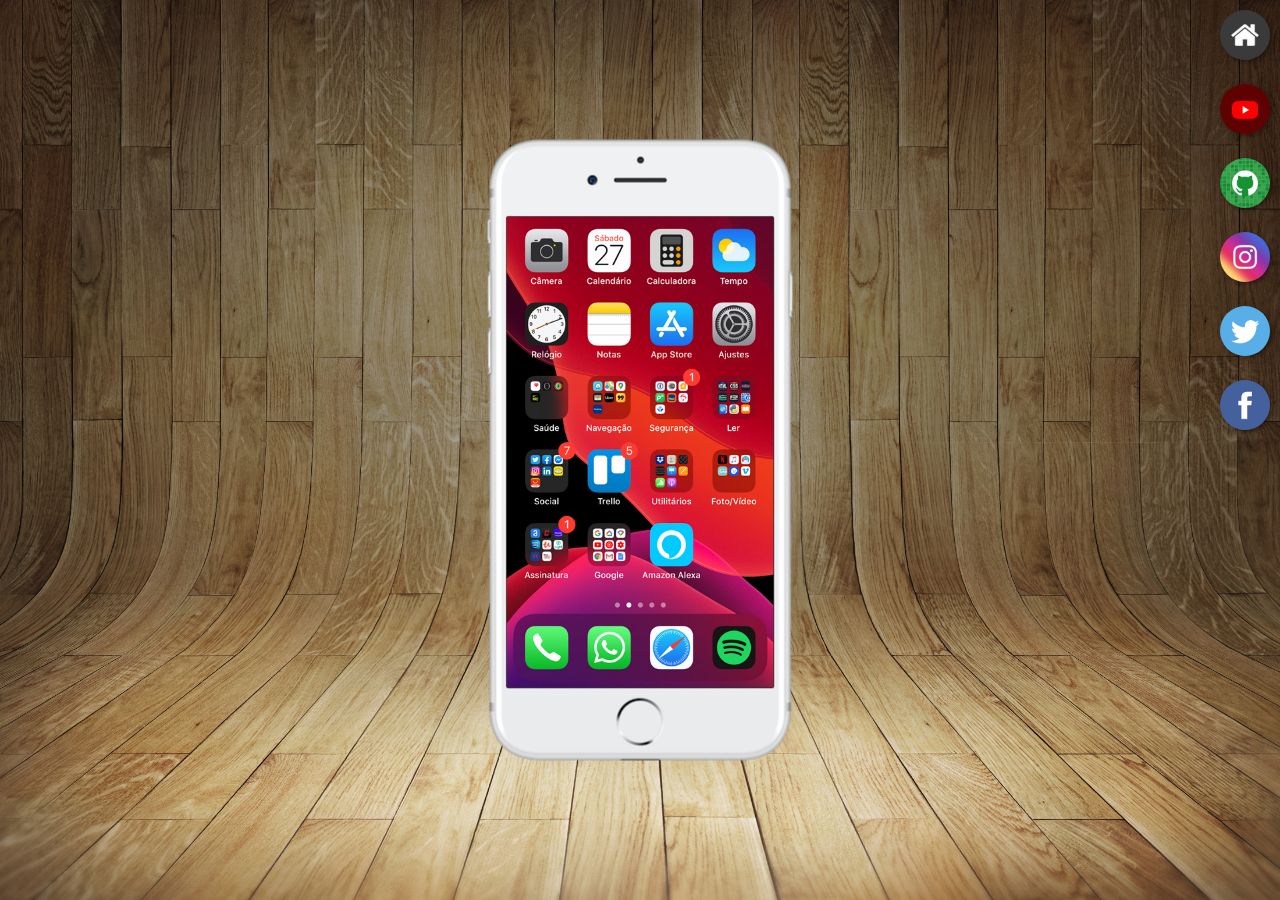
<file: index.html>
<!DOCTYPE html>
<html lang="pt-br">
<head>
    <meta charset="UTF-8">
    <meta name="viewport" content="width=device-width, initial-scale=1.0">
    <link rel="shortcut icon" href="favicon.ico" type="image/x-icon">
    <title>Projeto redes sociais</title>
    <link rel="stylesheet" href="estilos/style.css">
</head>
<body>
    <main>
        <section id="telefone">
            <iframe src="home.html" name="tela"  id="tela" frameborder="0">
                Seu navegador não é compatível com isso.
            </iframe>
        </section>
        <section id="redes-sociais">
            <a href="home.html" target="tela"><img src="imagens/logo-home.jpg" alt="Home"></a><br>
            <a href="youtube.html" target="tela"><img src="imagens/logo-youtube.jpg" alt="Youtube"></a><br>
            <a href="github.html" target="tela"><img src="imagens/logo-github.jpg" alt="GitHub"></a><br>
            <a href="instagram.html" target="tela"><img src="imagens/logo-instagram.jpg" alt="Instagram"></a><br>
            <a href="#" target="tela"><img src="imagens/logo-twitter.jpg" alt="Twitter"></a><br>
            <a href="#" target="tela"><img src="imagens/logo-facebook.jpg" alt="Facebook"></a><br>
        </section>
    </main>
</body>
</html>
</file>
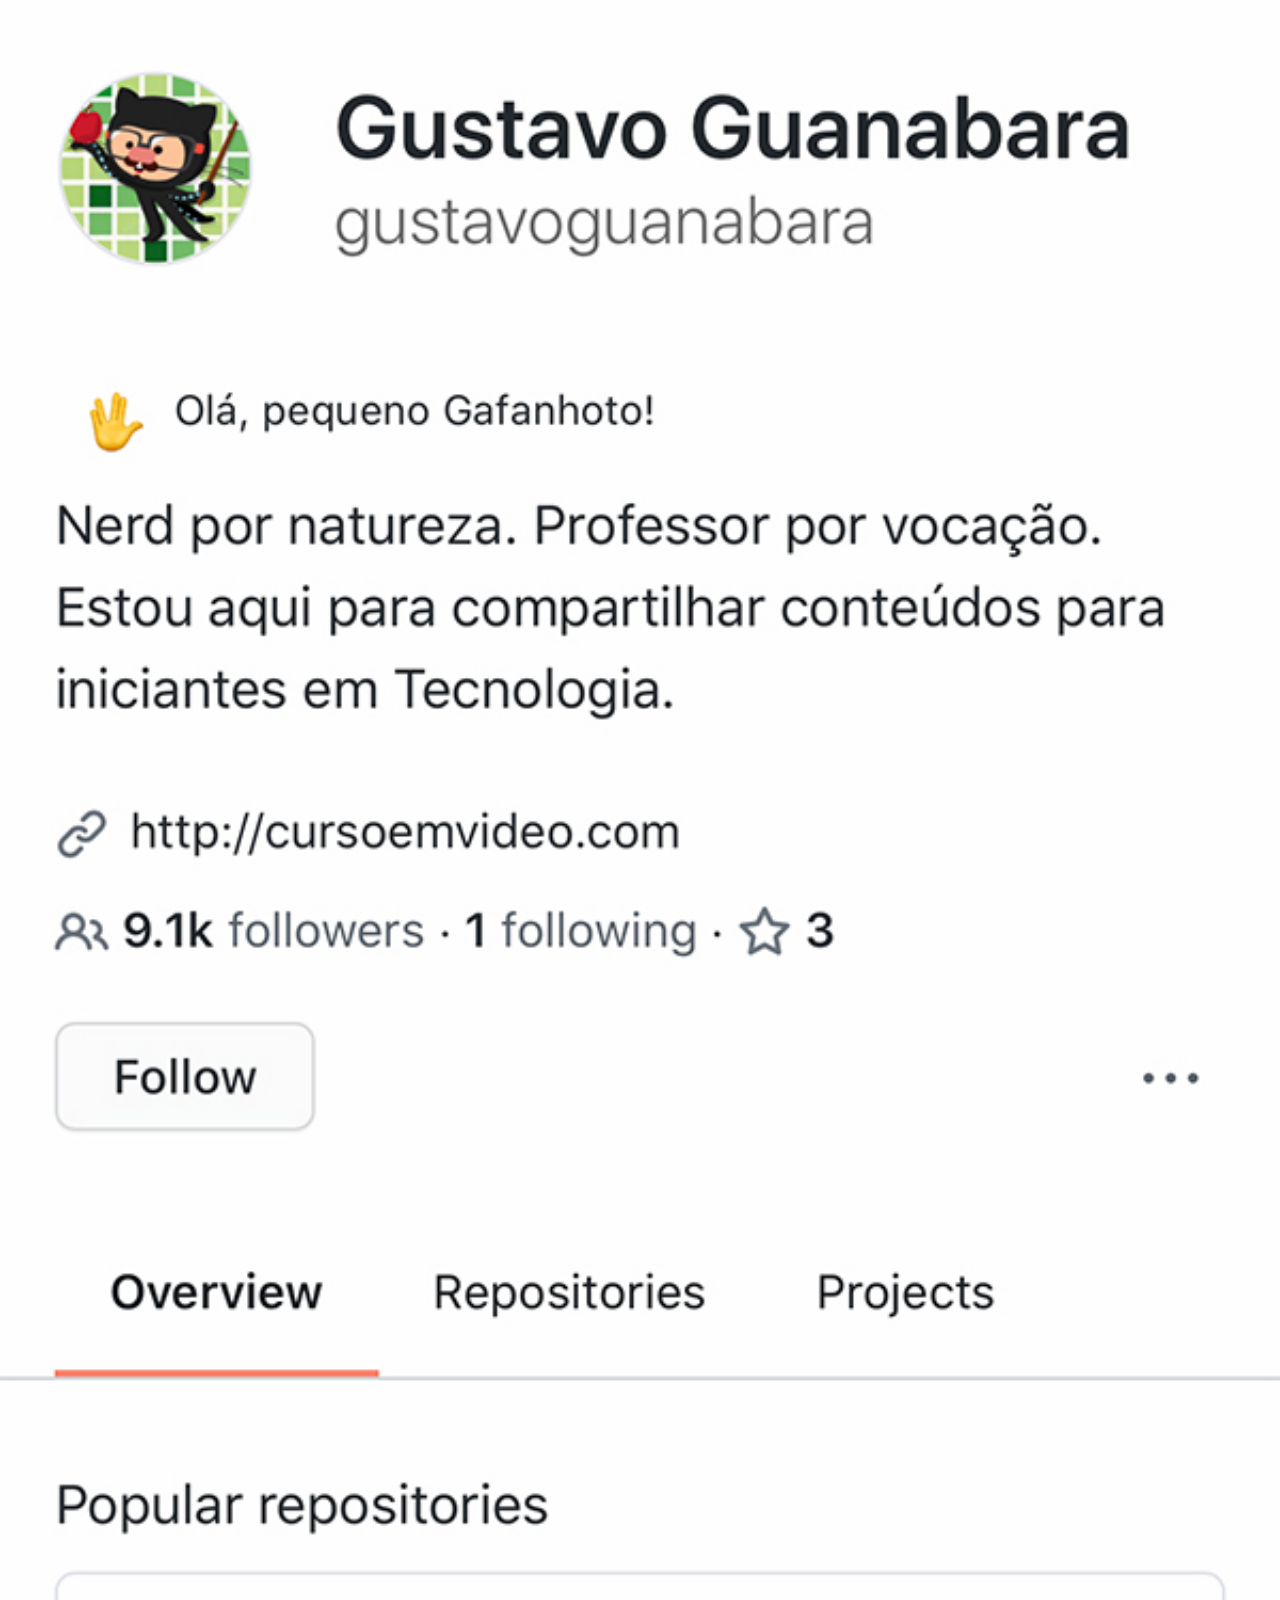
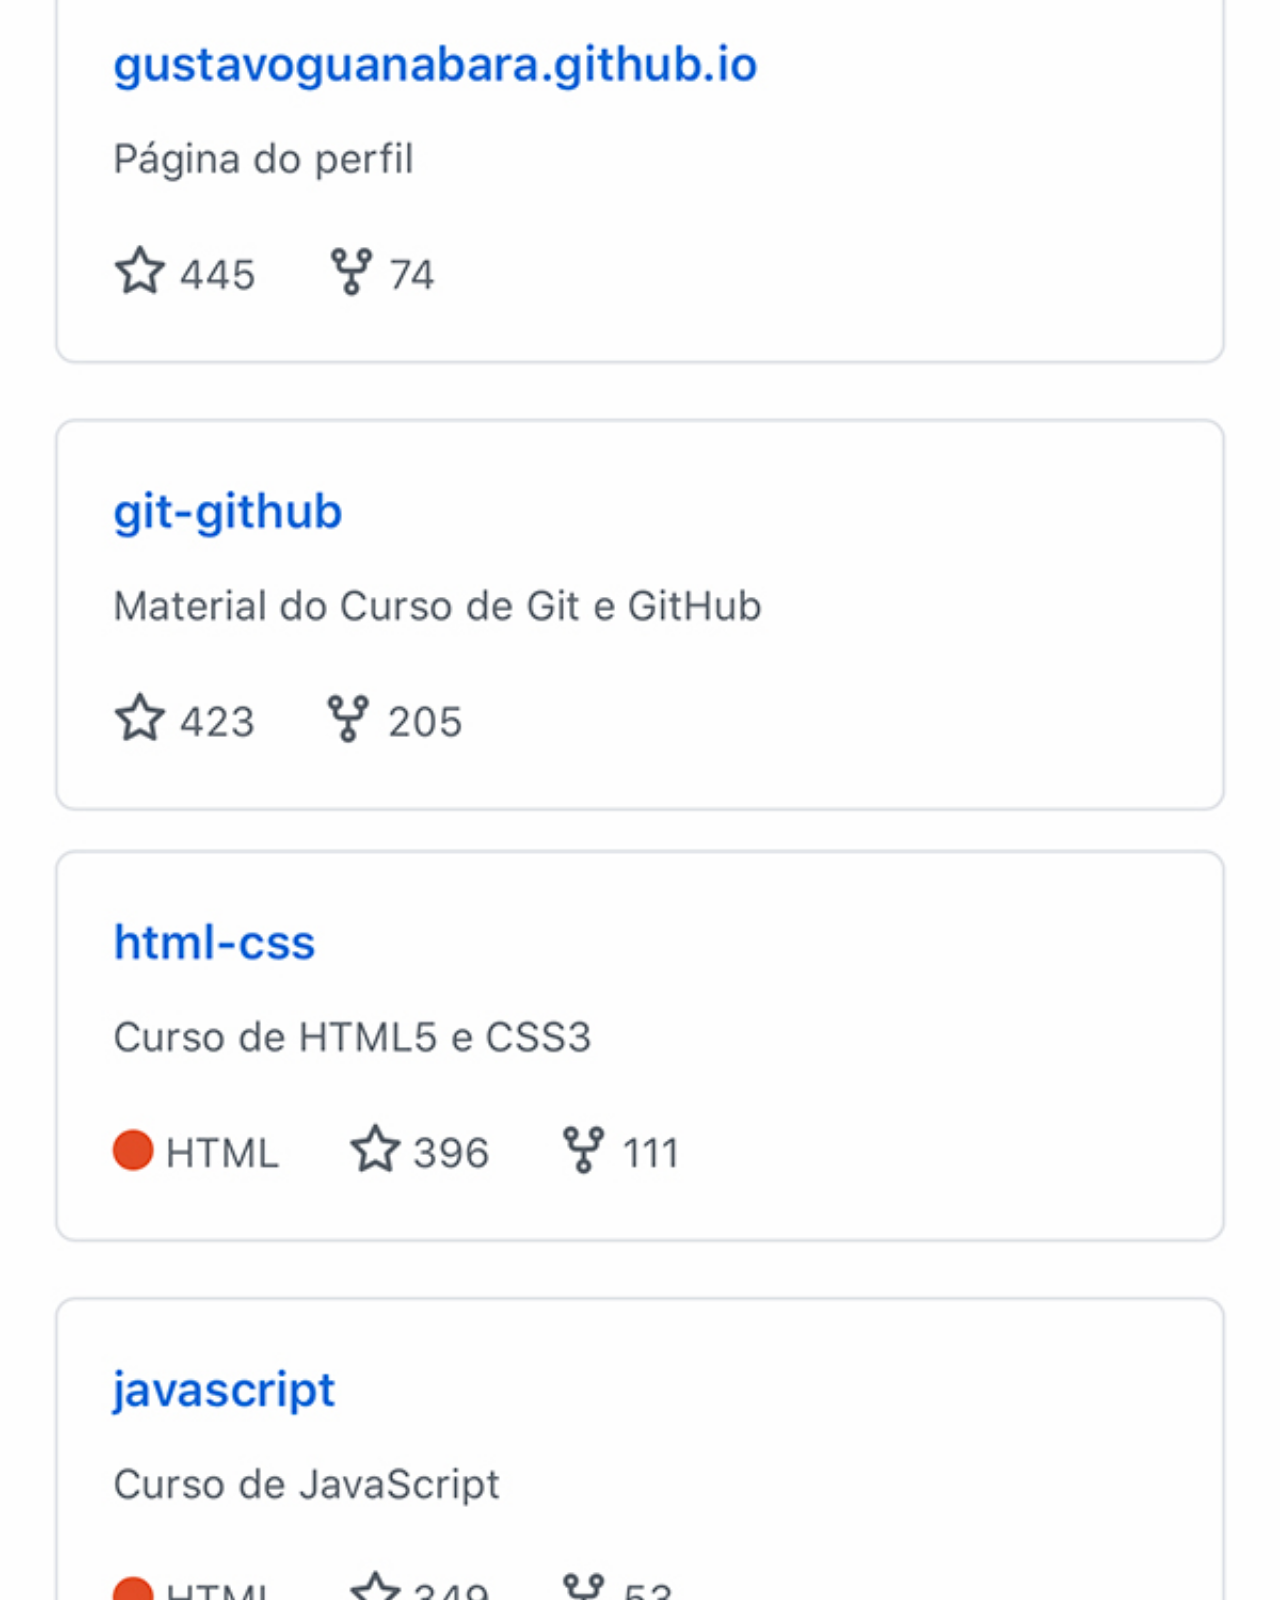
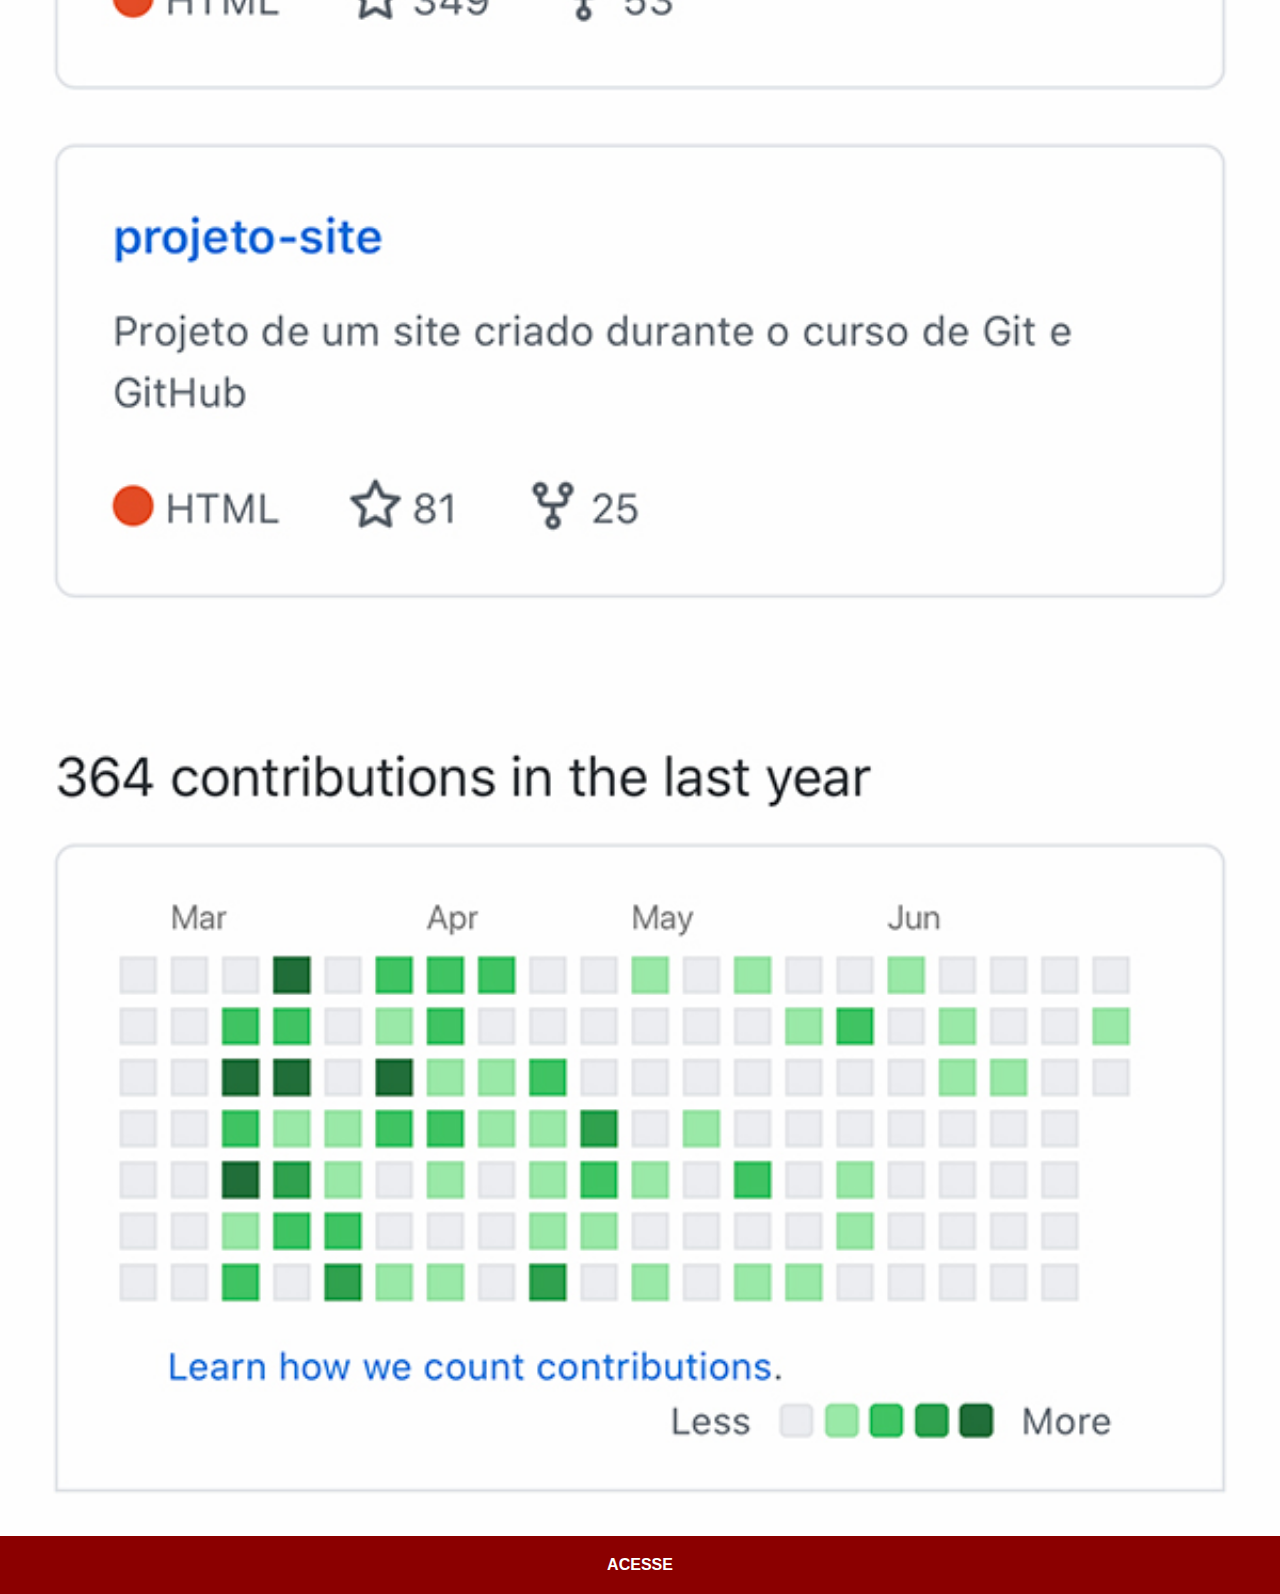
<file: github.html>
<!DOCTYPE html>
<html lang="en">
<head>
    <meta charset="UTF-8">
    <meta name="viewport" content="width=device-width, initial-scale=1.0">
    <title>GitHub</title>
    <link rel="stylesheet" href="estilos/social.css">
</head>
<body>
    <img src="imagens/tela-github.jpg" alt="GitHub">
    <a href="https://github.com/gustavoguanabara/" target="_blank">ACESSE</a>
</body>
</html>
</file>
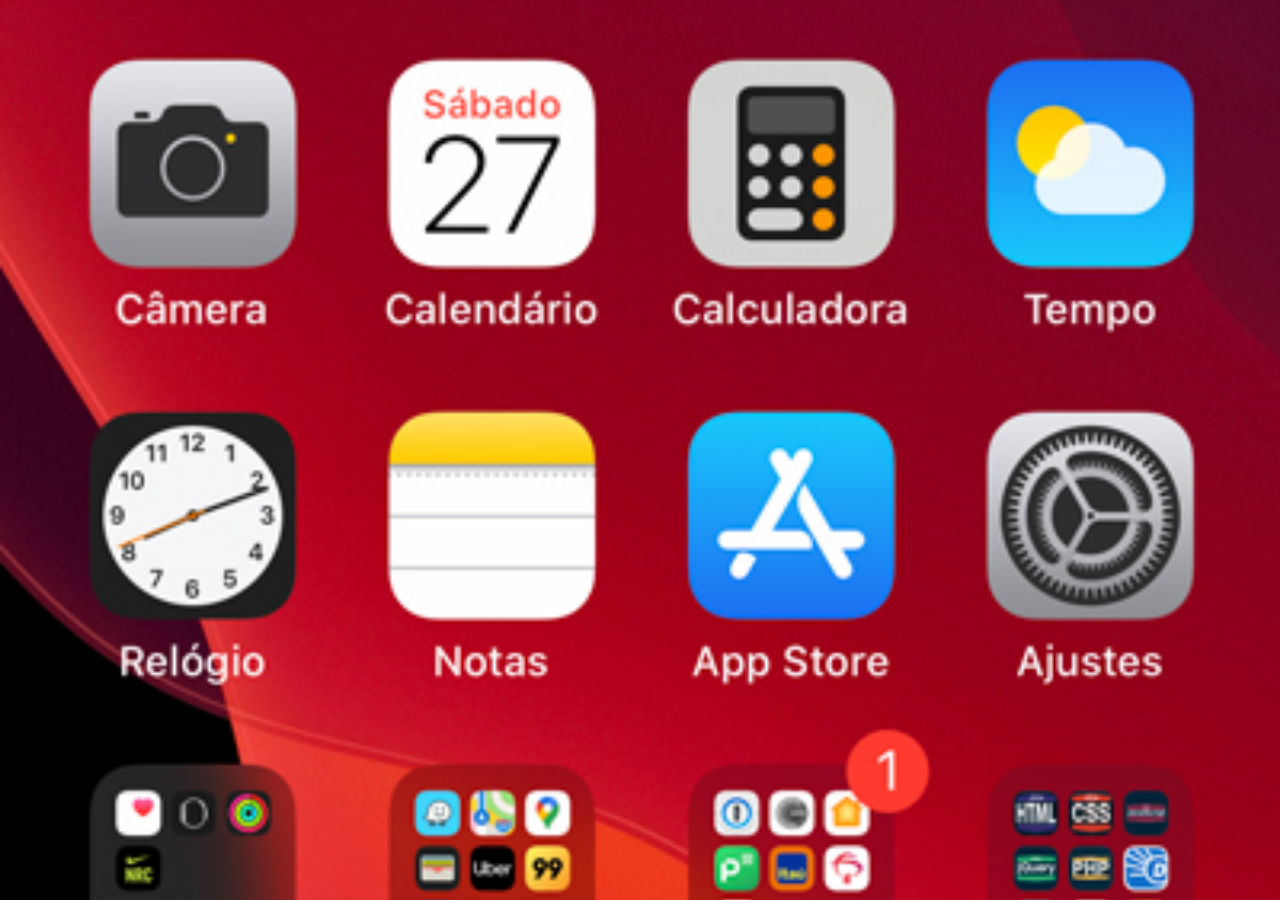
<file: home.html>
<!DOCTYPE html>
<html lang="pt-br">
<head>
    <meta charset="UTF-8">
    <meta name="viewport" content="width=device-width, initial-scale=1.0">
    <title>Home</title>
</head>
    <style>
        * {
            margin: 0px;
            padding: 0px;
        }

        body {
            width: 100vw;
            height: 100vh;
            background: black url('imagens/tela-home.jpg') no-repeat top center;
            background-size: cover;
        }   
    </style>
<body>
    
</body>
</html>
</file>
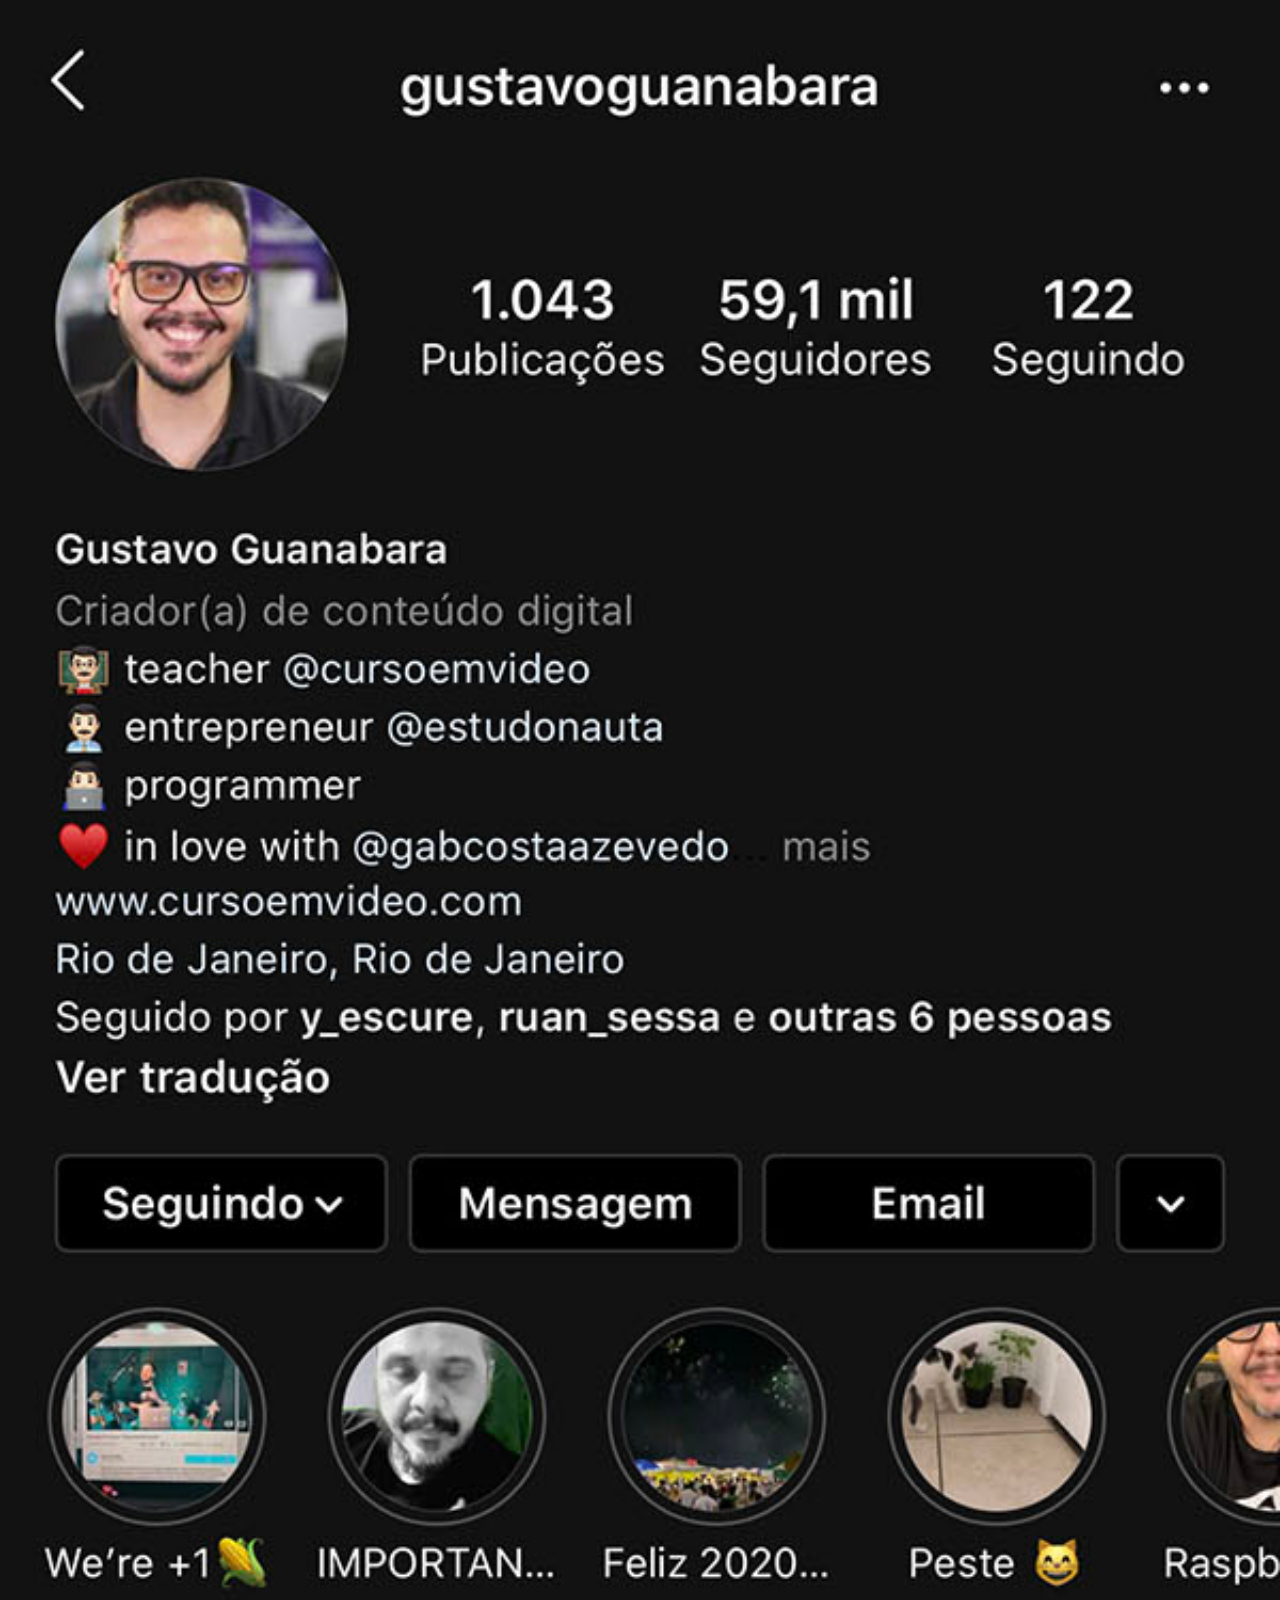
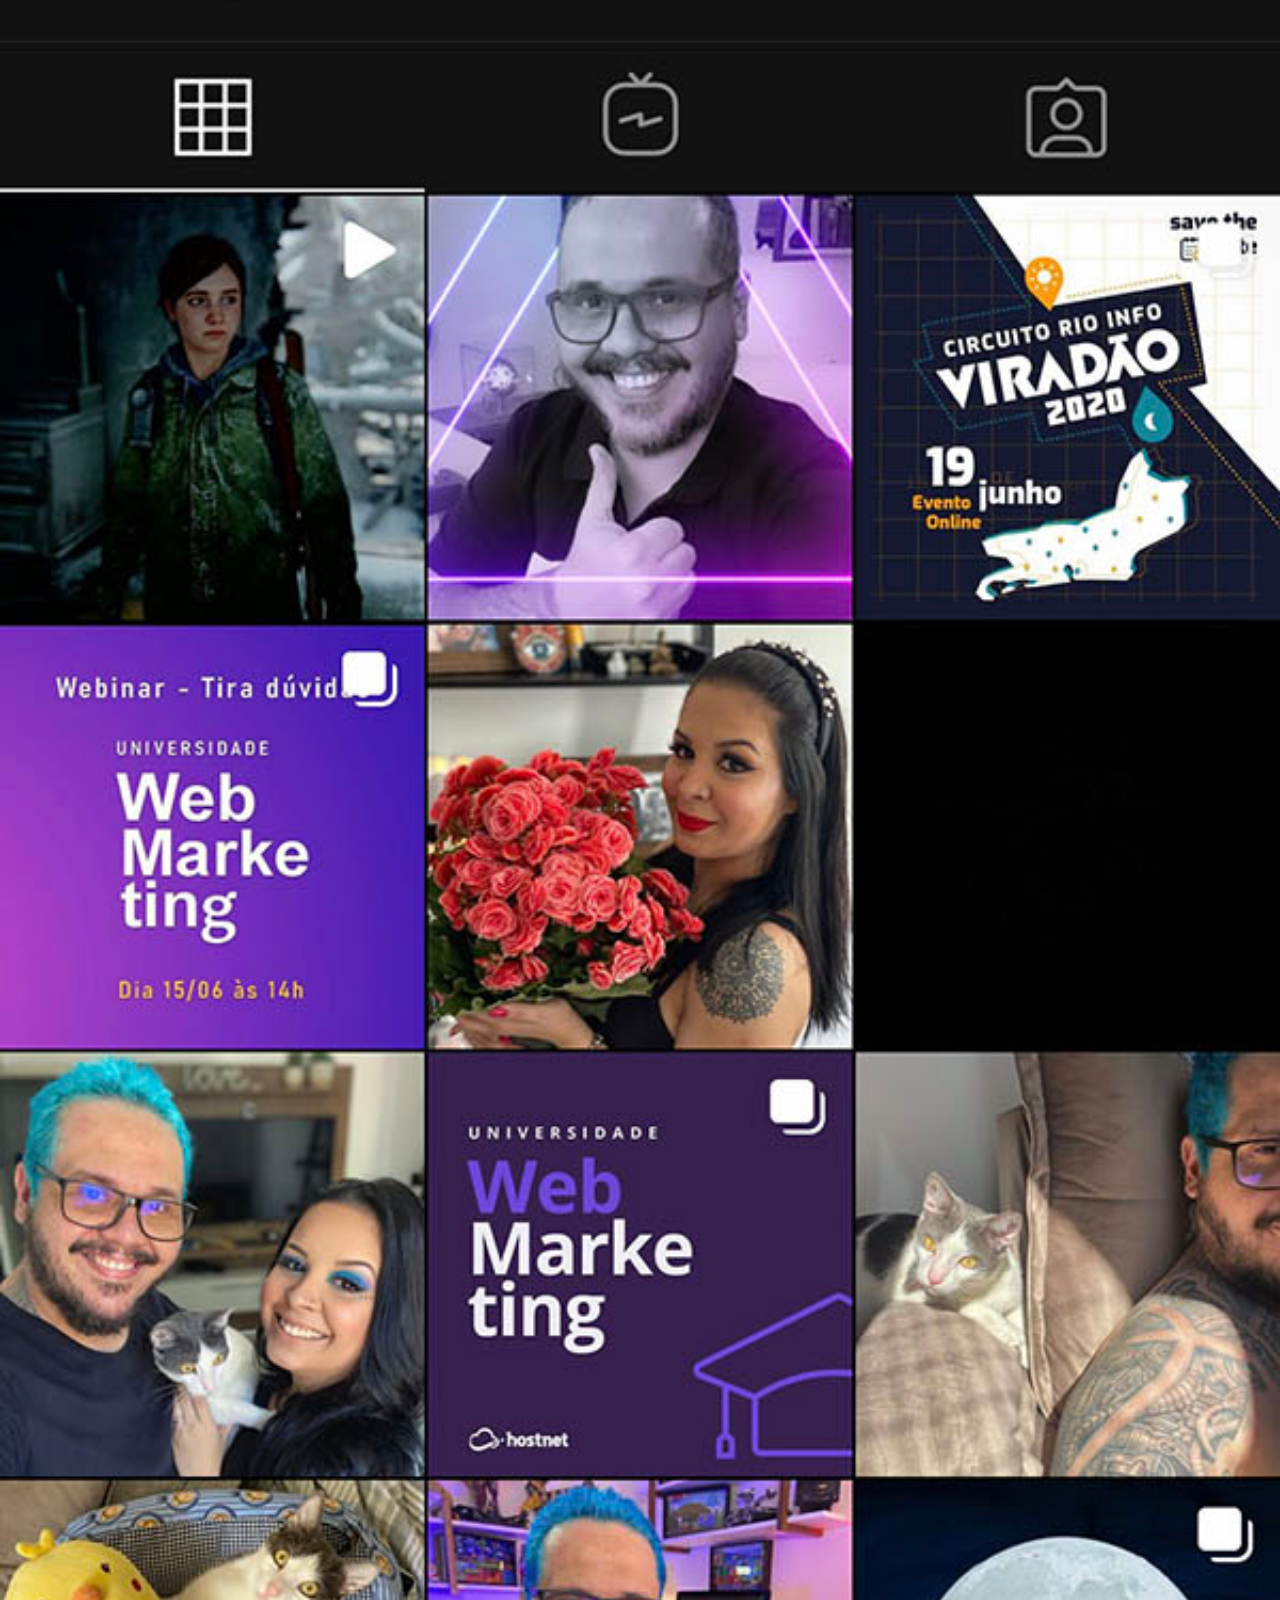
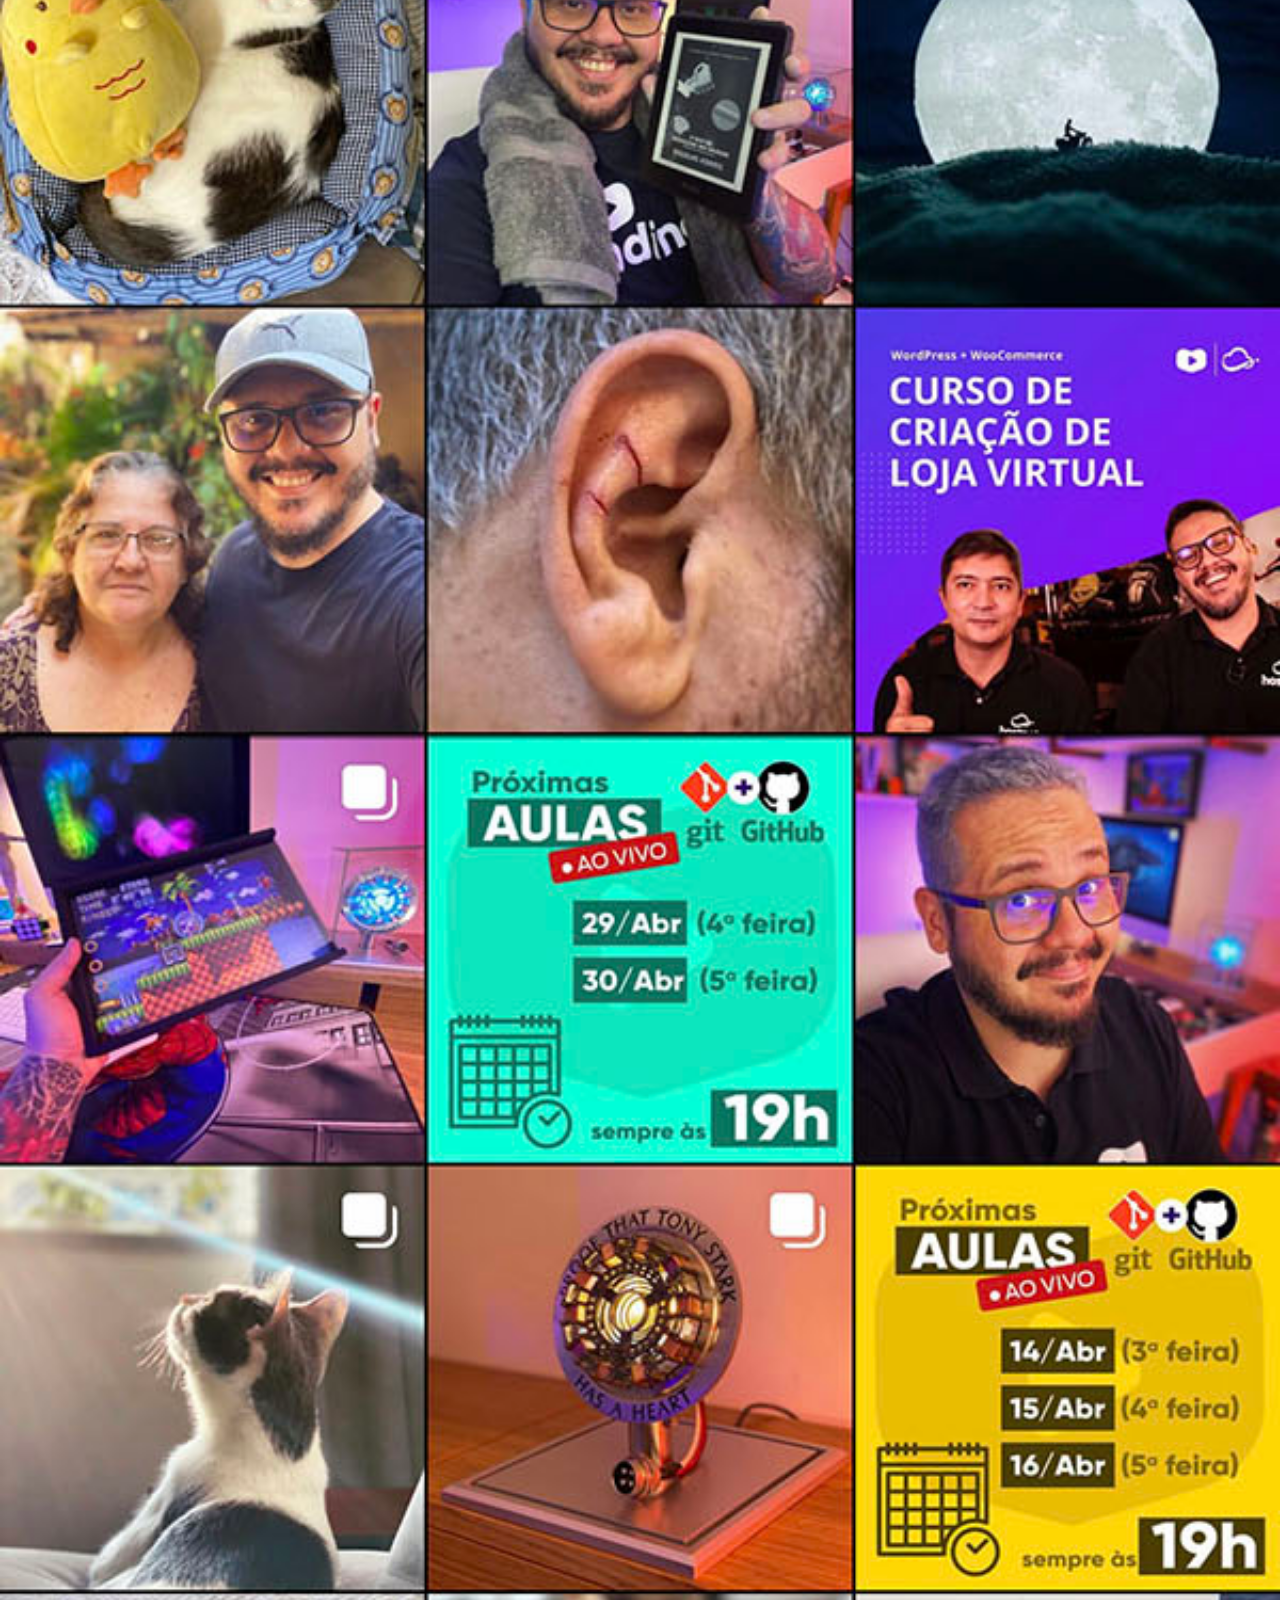
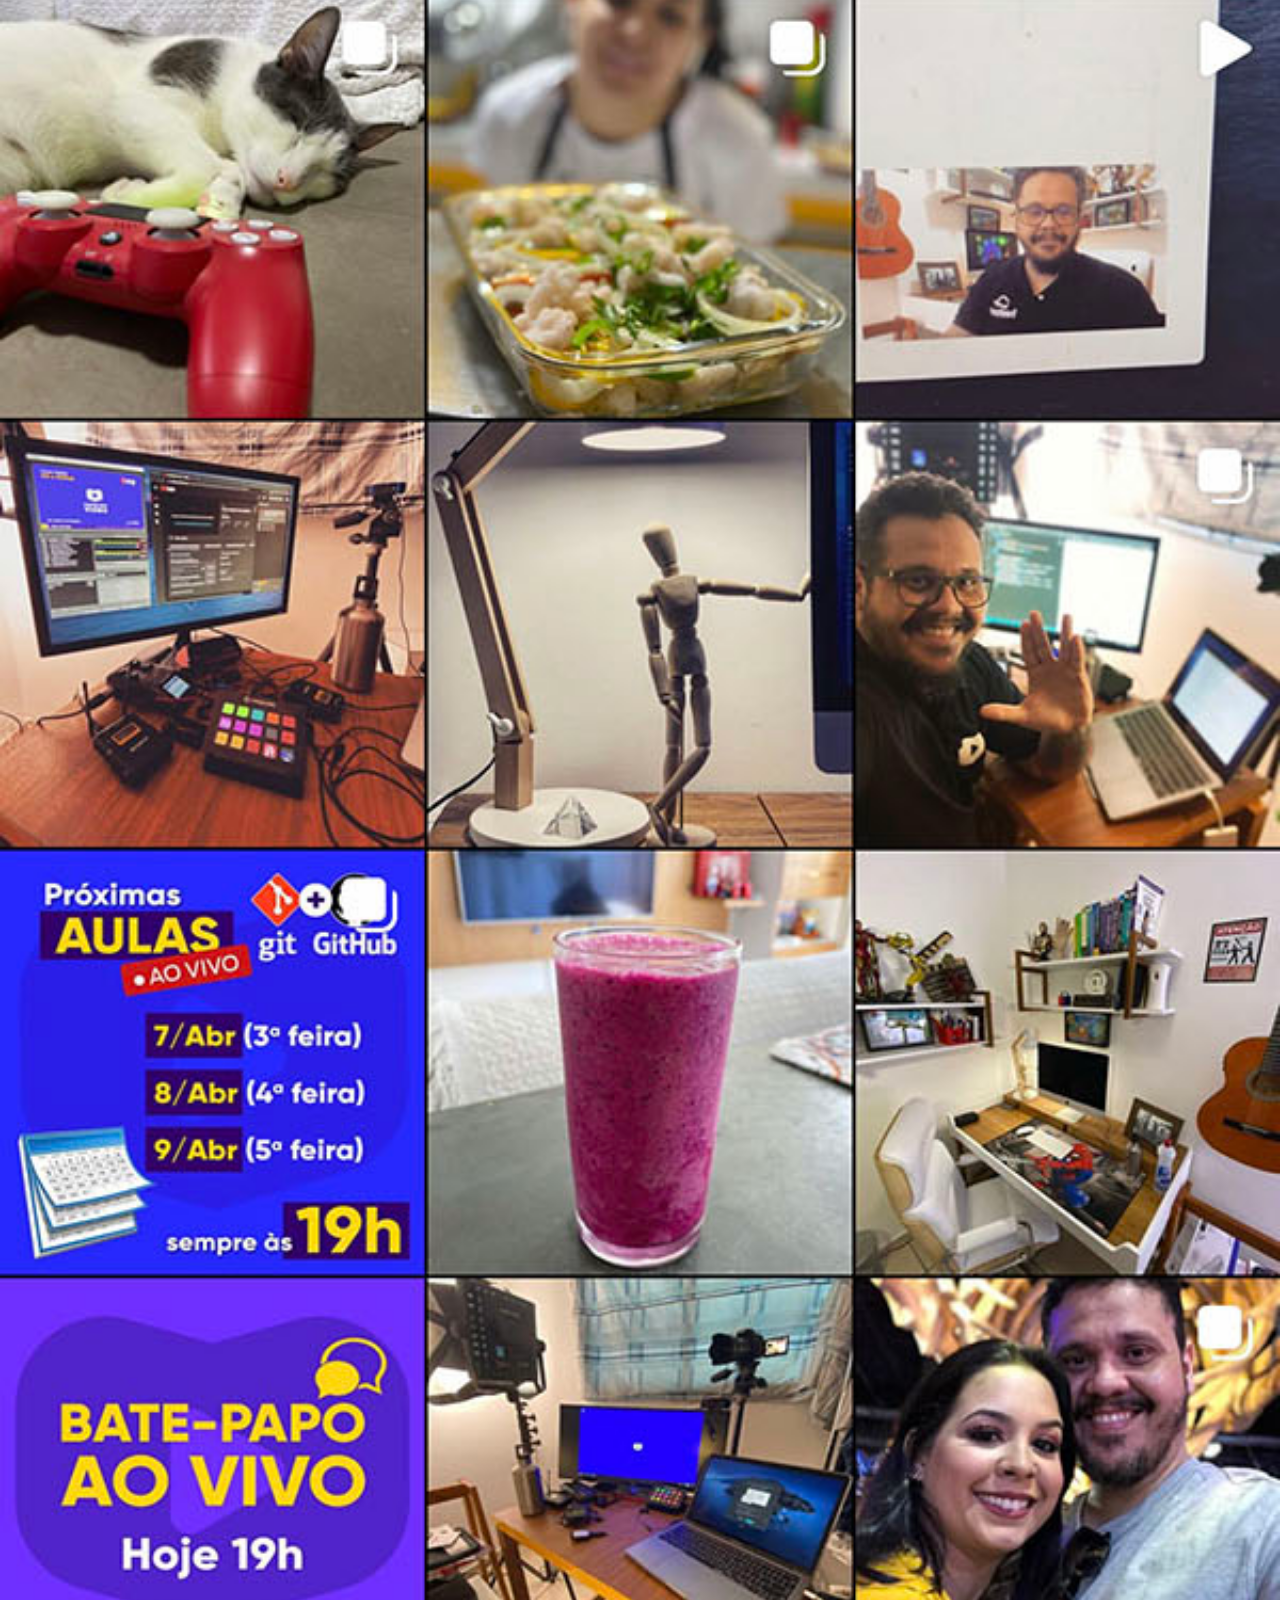
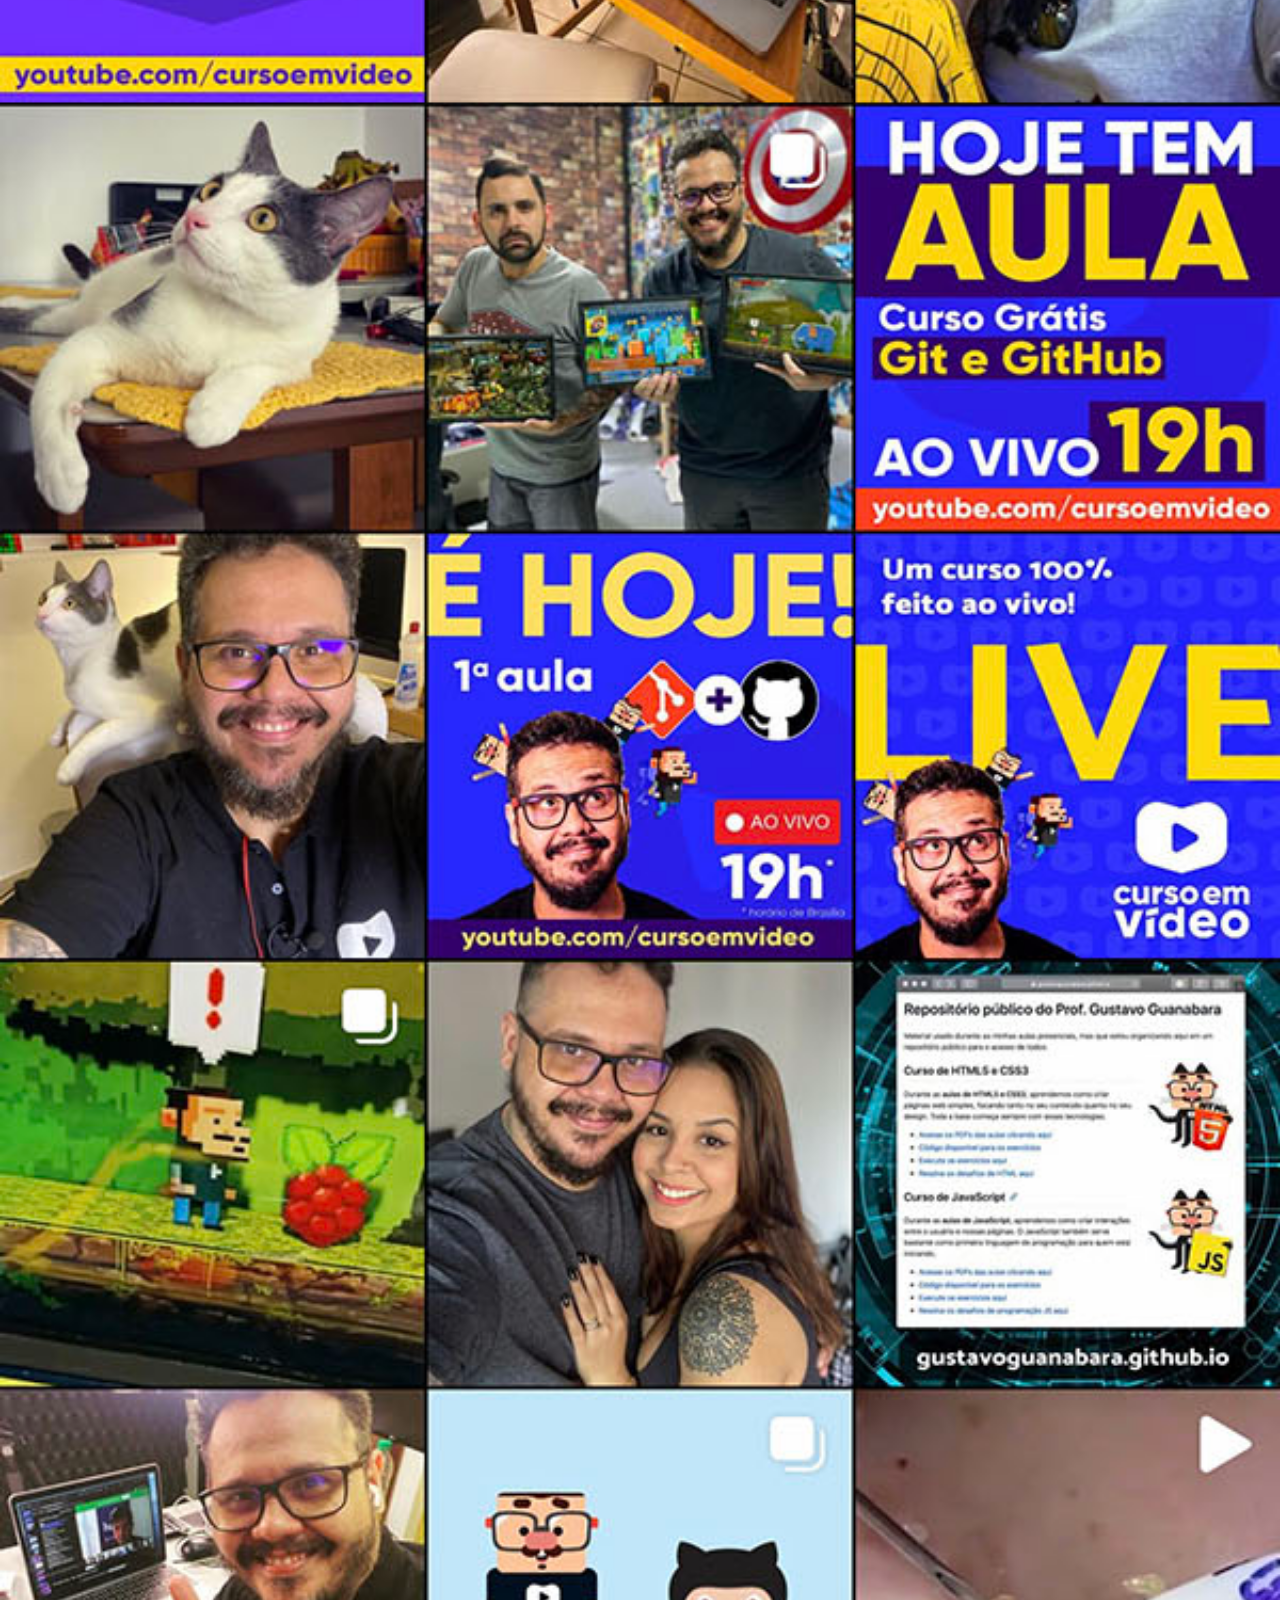
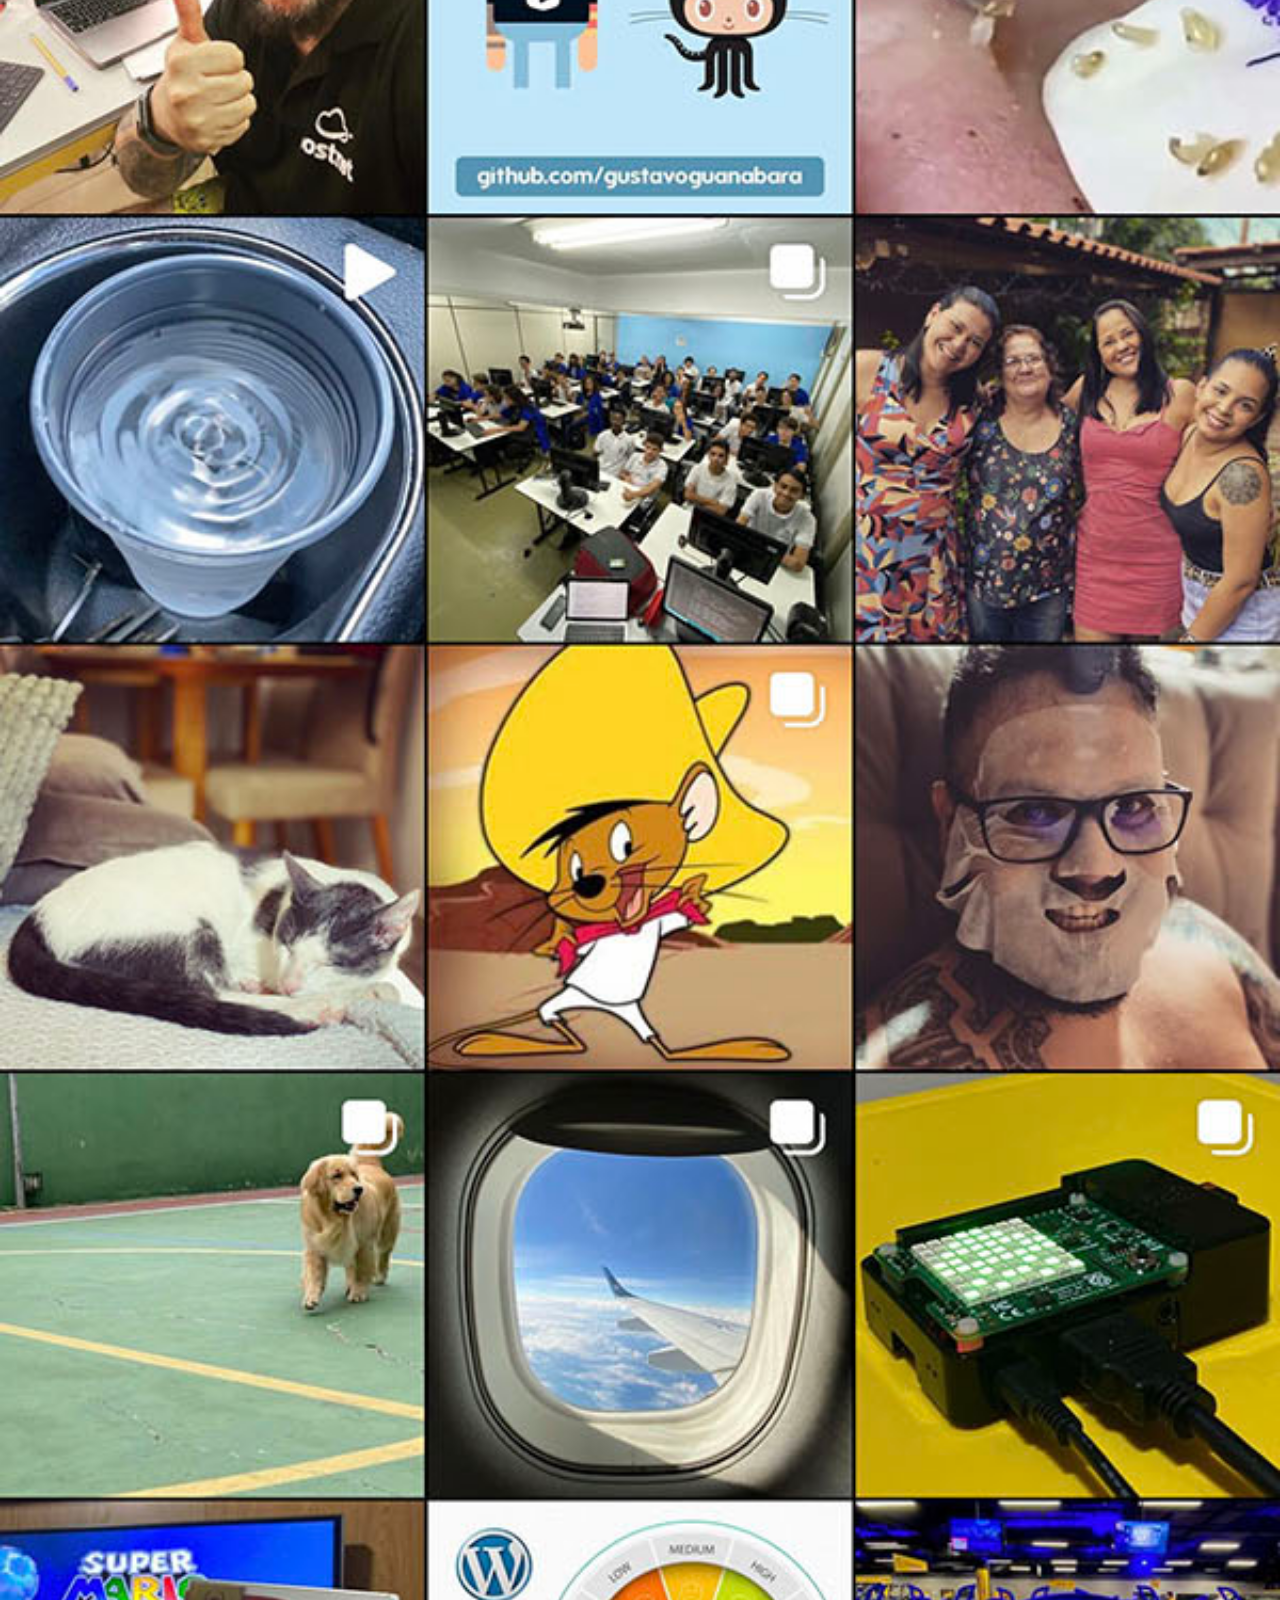
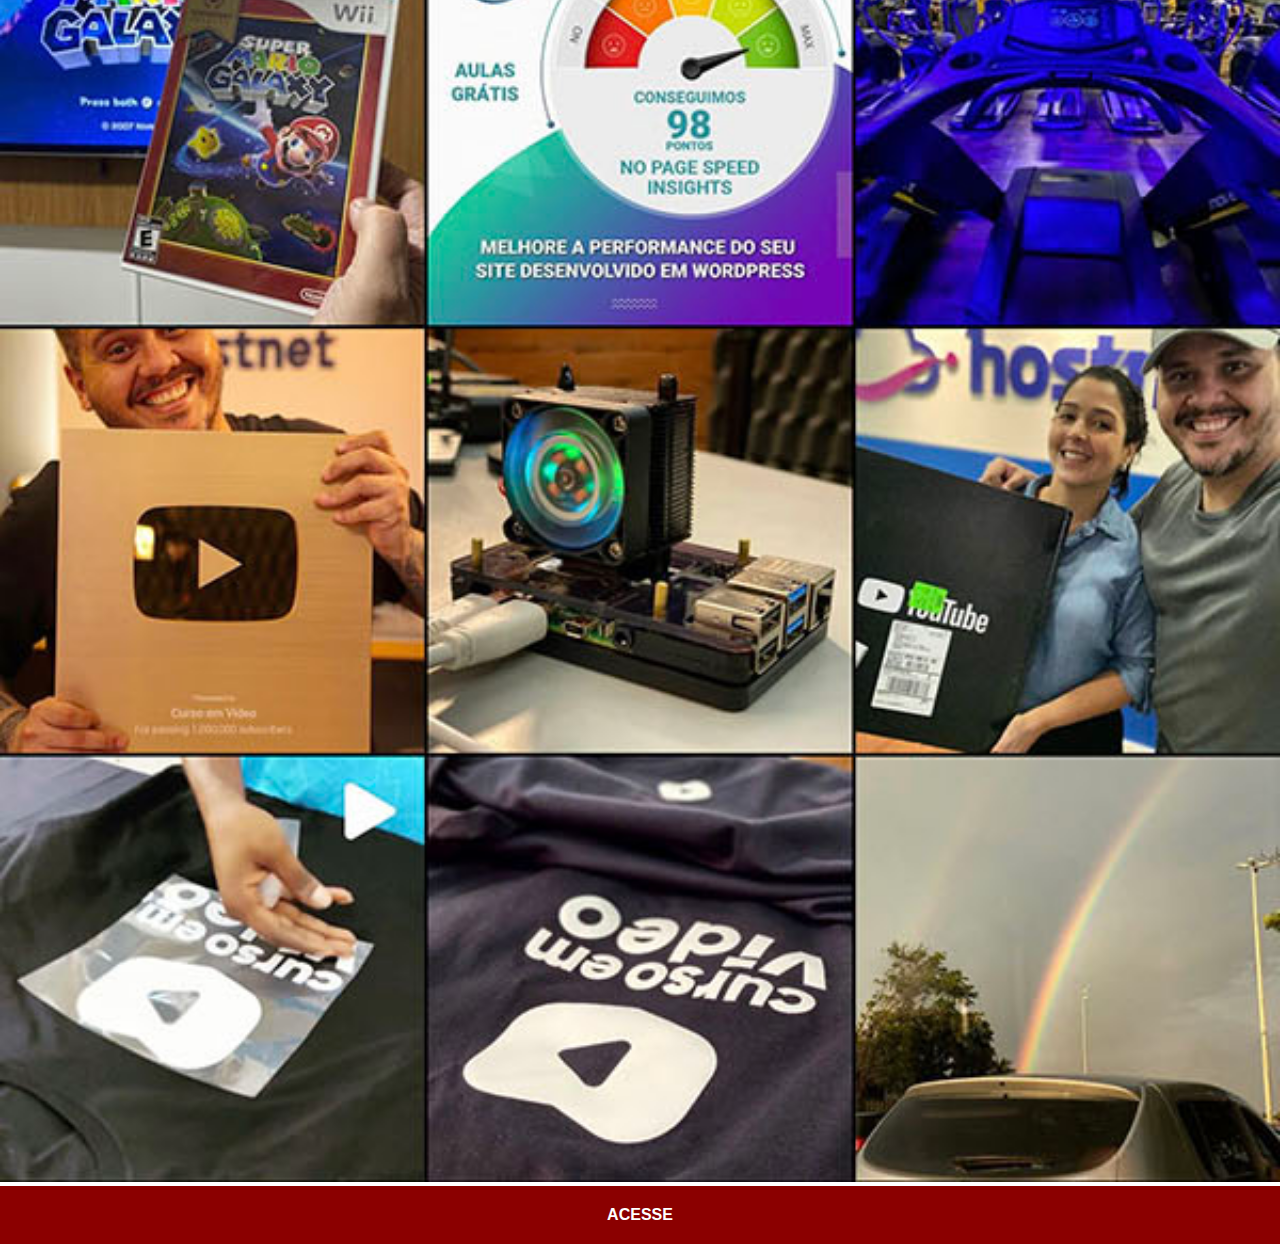
<file: instagram.html>
<!DOCTYPE html>
<html lang="pt-br">
<head>
    <meta charset="UTF-8">
    <meta name="viewport" content="width=device-width, initial-scale=1.0">
    <title>Instagram</title>
    <link rel="stylesheet" href="estilos/social.css">
</head>
<body>
    <img src="imagens/tela-instagram.jpg" alt="Instagram">
    <a href="https://www.instagram.com/gustavoguanabara/" target="_blank">ACESSE</a>
</body>
</html>
</file>
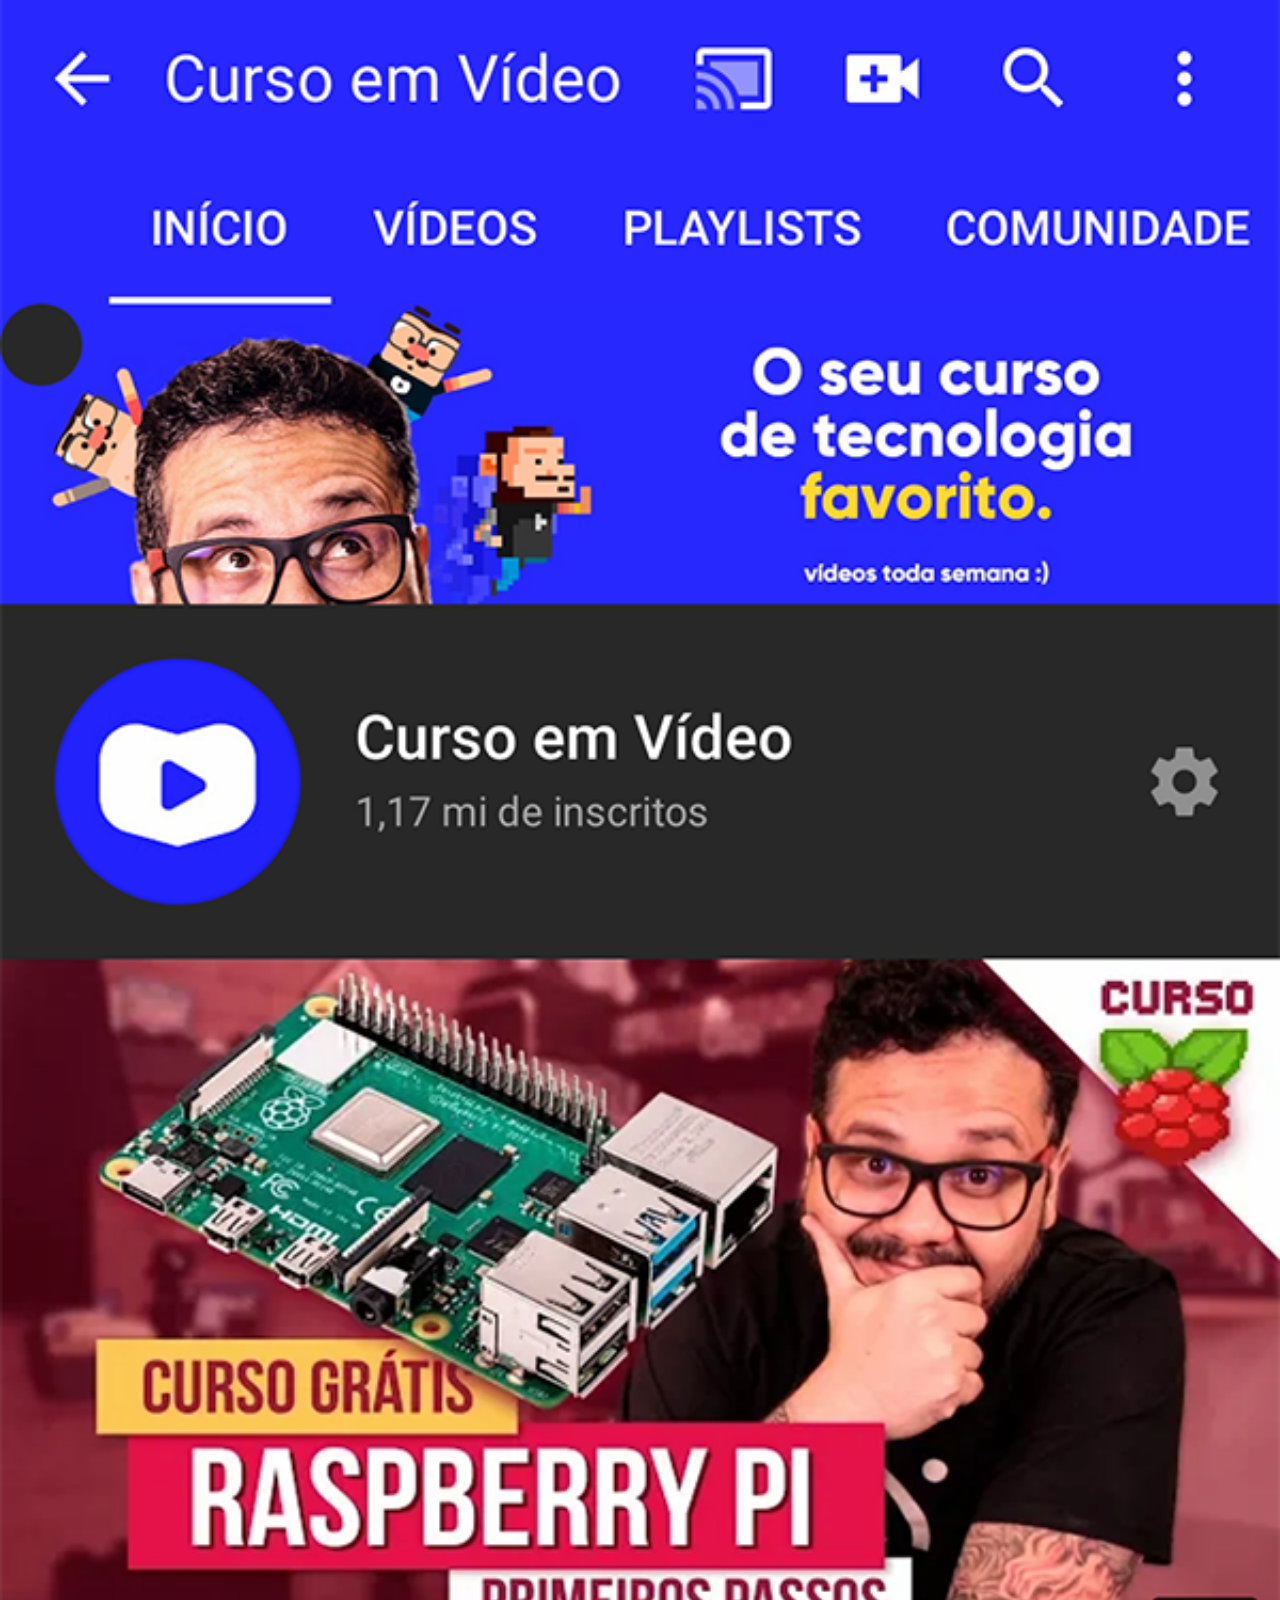
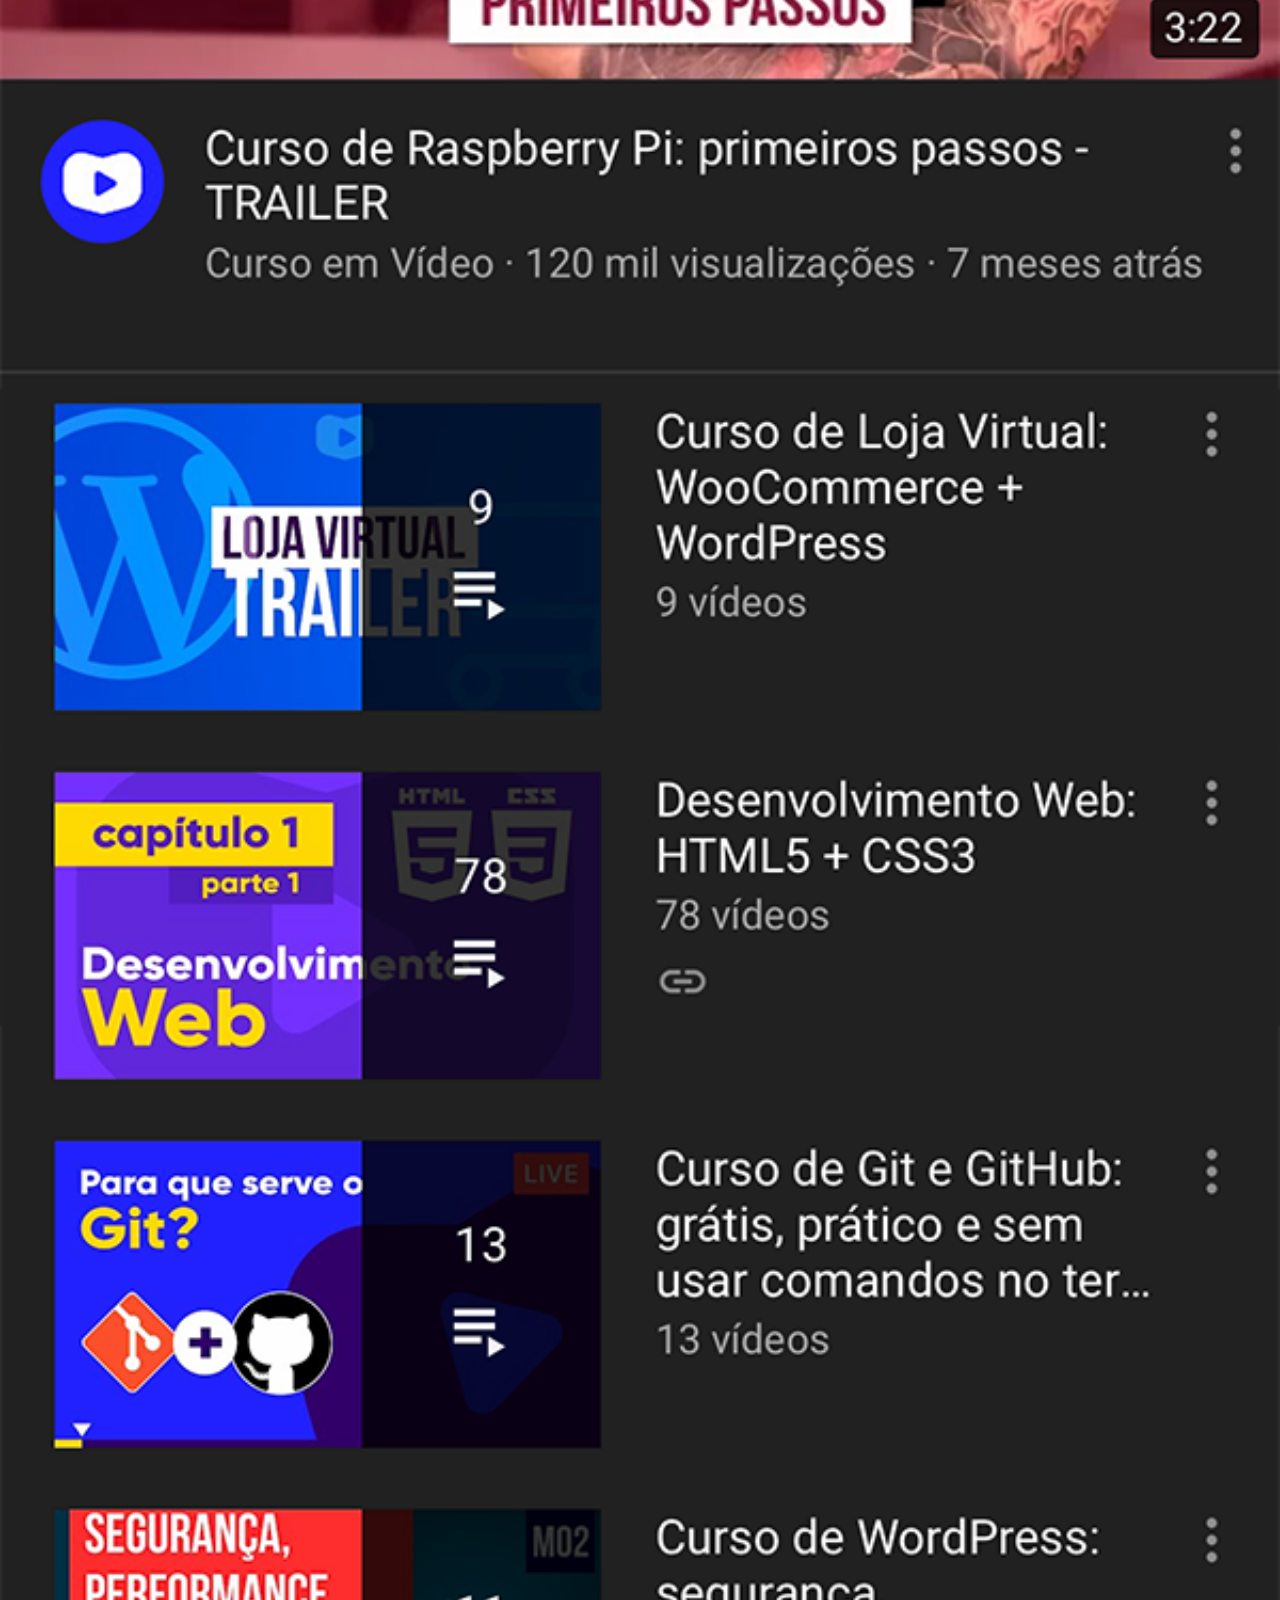
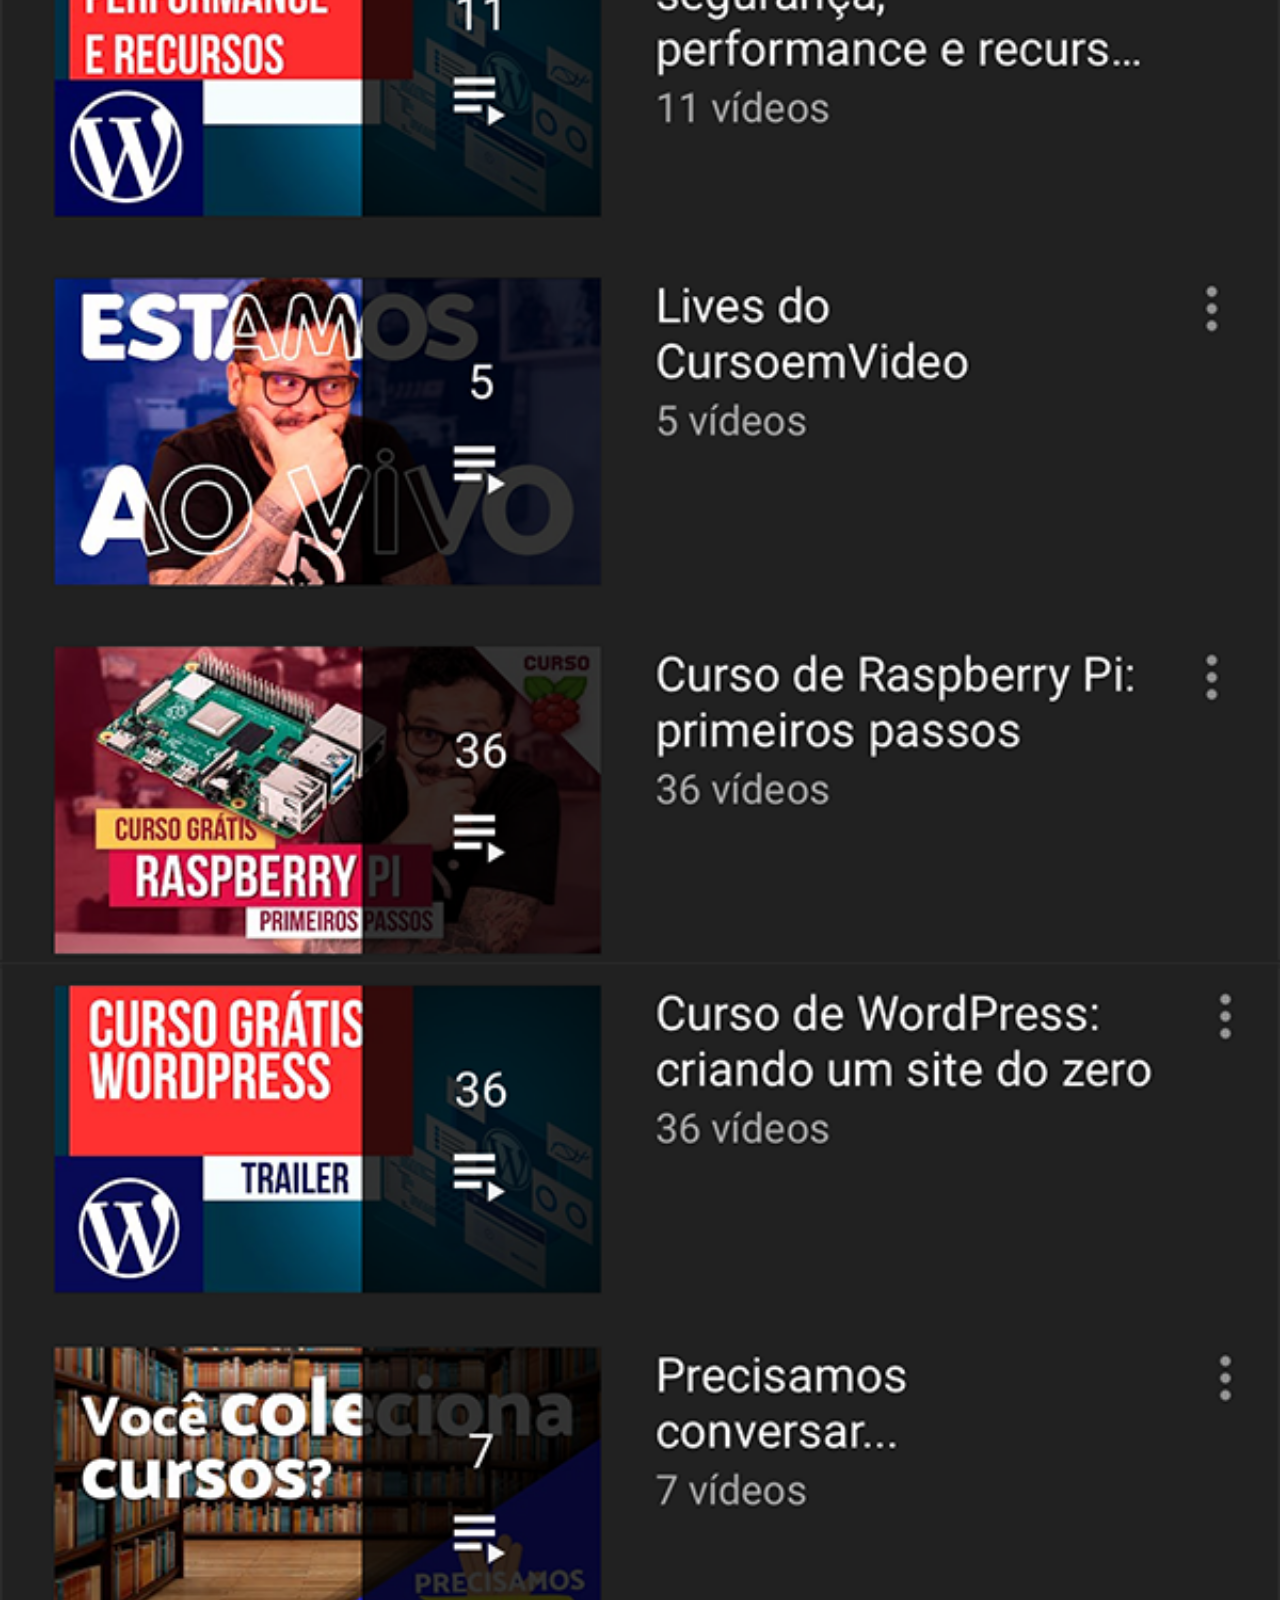
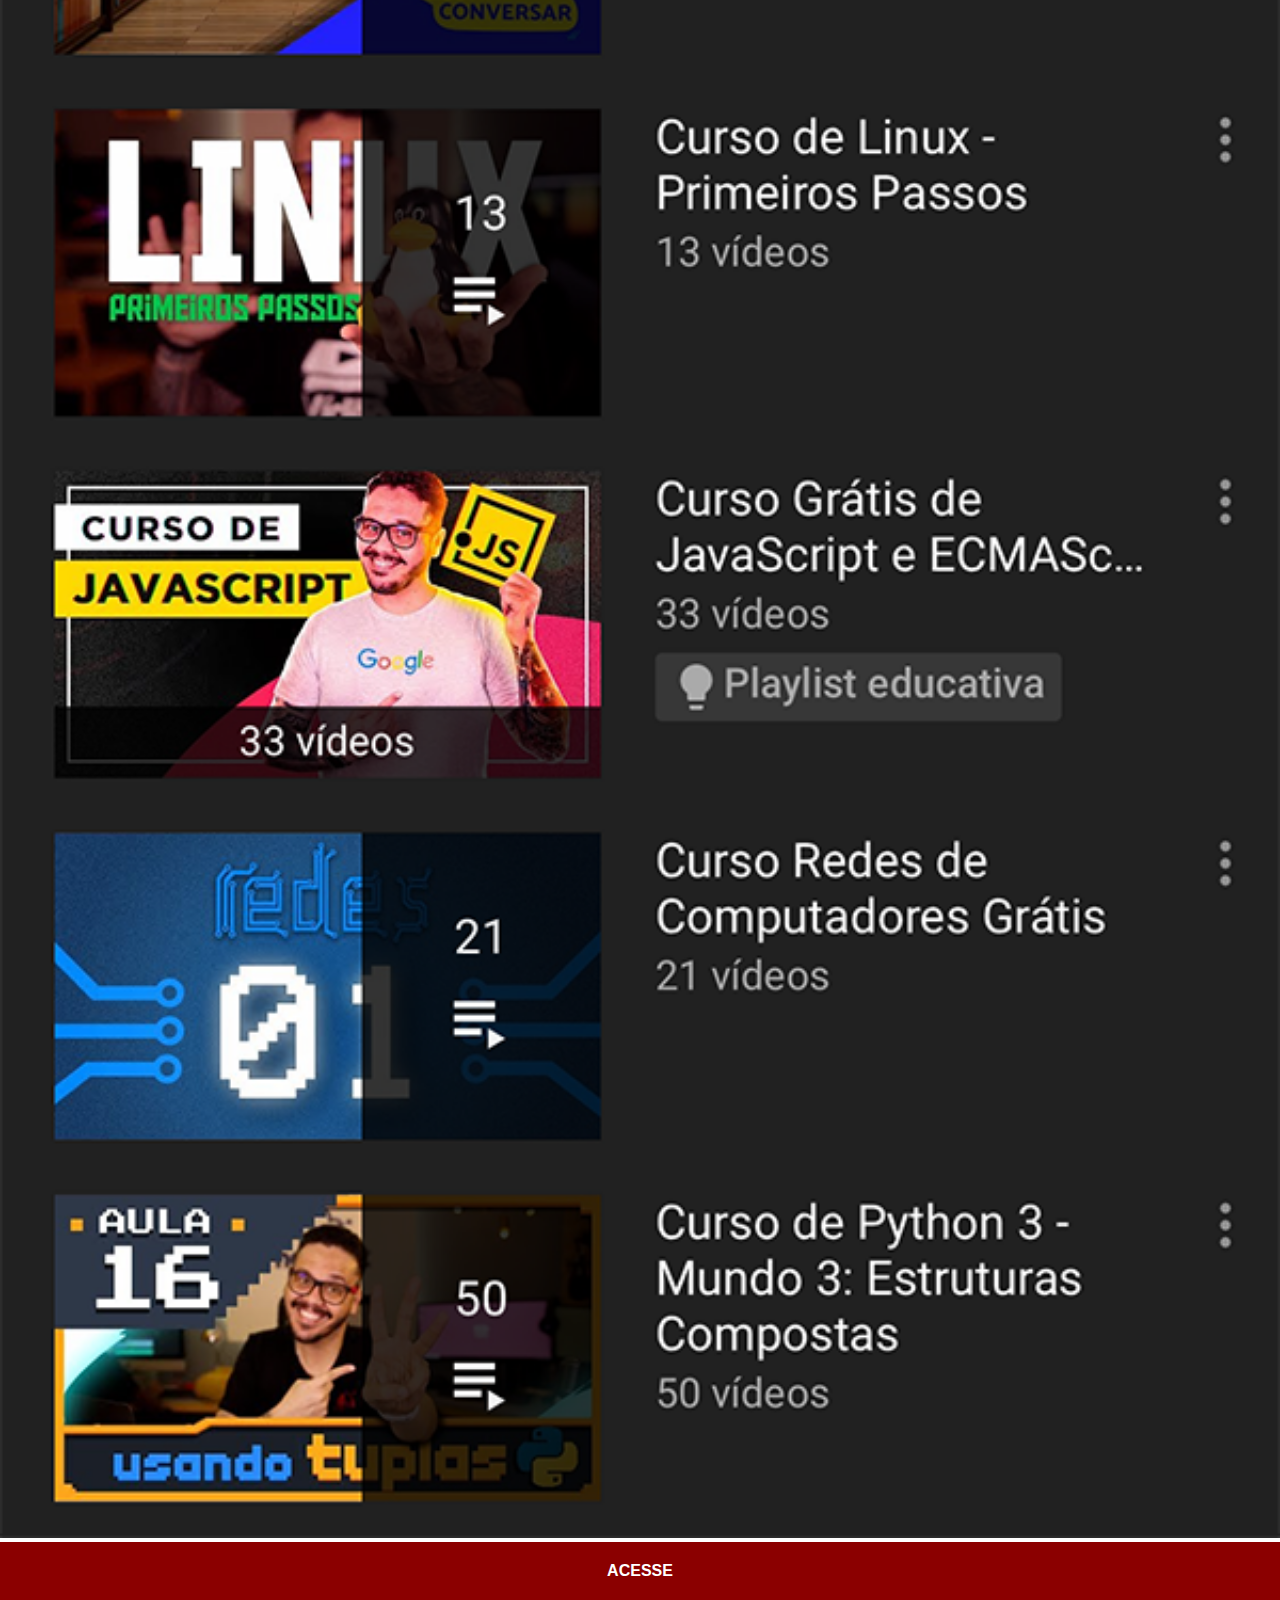
<file: youtube.html>
<!DOCTYPE html>
<html lang="pt-br">
<head>
    <meta charset="UTF-8">
    <meta name="viewport" content="width=device-width, initial-scale=1.0">
    <title>Youtube</title>
    <link rel="stylesheet" href="estilos/social.css">
</head>
<body>
    <img src="imagens/tela-youtube.png" alt="">
    <a href="https://www.youtube.com/user/cursoemvideo/playlists" target="_blank">ACESSE</a>
</body>
</html>
</file>
<file: estilos/style.css>
@charset 'UTF-8';

* {
    margin: 0px;
    padding: 0px;
    font-family: Arial, Helvetica, sans-serif;
}

html, body {
    height: 100vh;
    width: 100vw;
    background-color: black;
}

body {
    background: url('../imagens/fundo-madeira.jpg') no-repeat top center;
    background-size: cover;
    background-attachment: fixed;
}

main {
    height: 100vh;
    position: relative;
}

section#telefone {
    position: absolute;
    top: 50%;
    left: 50%;
    transform: translate(-50%, -50%);

    height: 627px;
    width: 311px;
    background: url(../imagens/frame-iphone.png) no-repeat;
}

iframe#tela {
    position: relative;
    top: 80px;
    left: 22px;
    width: 267px;
    height: 471px;
}

section#redes-sociais {
    text-align: right;
}

section#redes-sociais > a > img{
    width: 50px;
    margin: 10px;
    border-radius: 50%;
    box-shadow: 2px 2px 5px rgba(0, 0, 0,.400);
    box-sizing: border-box;
}

section#redes-sociais img:hover {
    border: 2px solid white;
    transform: translate(-3px, -3px);
    box-shadow: 5px 5px 10px black;
    transition: transform 0.3s, border 0.3s;
}
</file>
<file: estilos/social.css>
@charset 'UTF-8';

* {
    margin: 0px;
    padding: 0px;
    font-family: Arial, Helvetica, sans-serif;
}

::-webkit-scrollbar {
    width: 0;
    height: 0px;
}

img {
    width: 100vw;
}

a {
    display: block;
    background-color: darkred;
    color: white;
    padding: 20px;
    text-align: center;
    font-weight: bolder;
    text-decoration: none;
}

a:hover {
    background-color: red;
}
</file>
